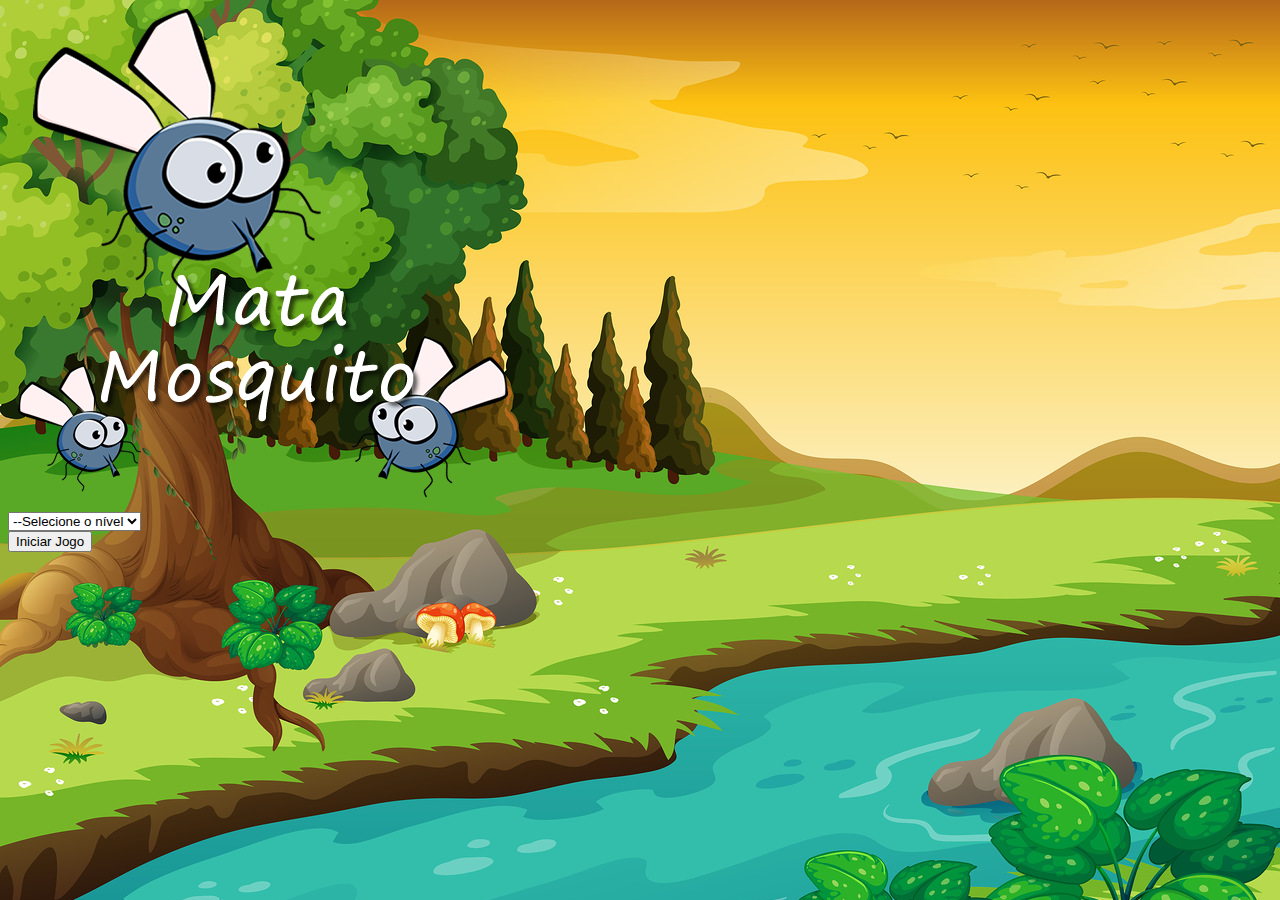
<file: index.html>
<!DOCTYPE html>
<html lang="pt/br">
  <head>
    <link
      href="https://cdn.jsdelivr.net/npm/bootstrap@5.3.0/dist/css/bootstrap.min.css"
      rel="stylesheet"
      integrity="sha384-9ndCyUaIbzAi2FUVXJi0CjmCapSmO7SnpJef0486qhLnuZ2cdeRhO02iuK6FUUVM"
      crossorigin="anonymous"
    />
    <link rel="stylesheet" href="css/style.css" />
    <meta charset="UTF-8" />
    <meta name="viewport" content="width=device-width, initial-scale=1.0" />
    <title>Document</title>
    <script>
      function iniciarJogo() {
        var nivel = document.getElementById("nivel").value;
        if (nivel === "") {
          alert("selecione um nível para iniciar o game");
          return false;
        }
        window.location.href = "app.html?" + nivel;
      }
    </script>
  </head>
  <body>
    <div class="container">
      <div class="row">
        <div class="col">
          <div class="d-flex justify-content-center">
            <img src="imagens/game.png" alt="" />
          </div>
        </div>
      </div>
      <div class="row">
        <div class="col">
          <div class="d-flex justify-content-center">
            <div class="mb-2">
              <select
                id="nivel"
                name="selecione o nivel"
                class="form-control"
                id=""
              >
                <option value="">--Selecione o nível</option>
                <option value="normal">Normal</option>
                <option value="dificl">Difícl</option>
                <option value="chuck">Chuck Norris</option>
              </select>
            </div>
          </div>
        </div>
      </div>
      <div class="row">
        <div class="col">
          <div class="d-flex justify-content-center">
            <button
              type="button"
              class="btn btn-danger btn-lg"
              onclick="iniciarJogo()"
            >
              Iniciar Jogo
            </button>
          </div>
        </div>
      </div>
    </div>
  </body>
</html>
</file>
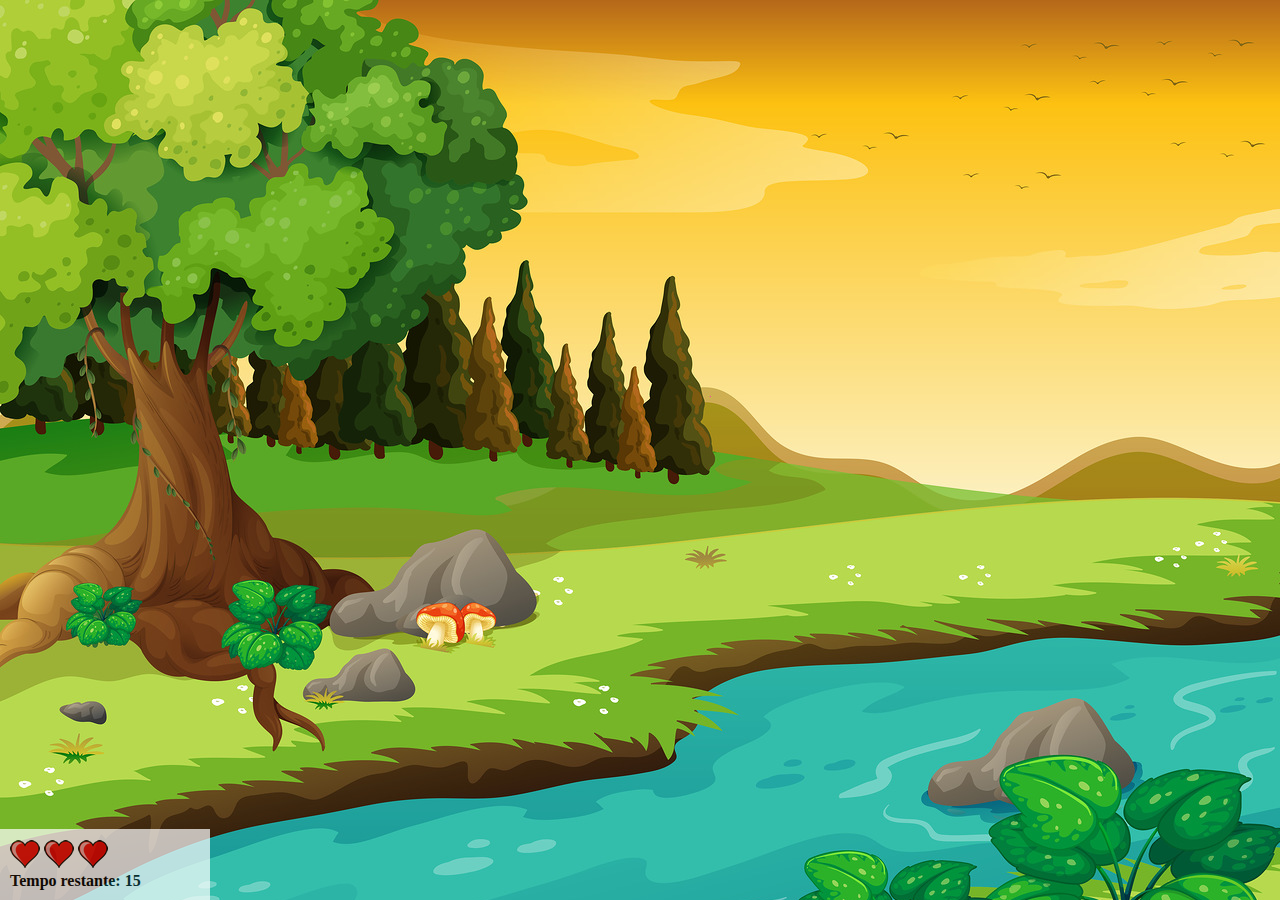
<file: app.html>
<!DOCTYPE html>
<html lang="pt/br">
  <head>
    <meta charset="UTF-8" />
    <meta name="viewport" content="width=device-width, initial-scale=1.0" />
    <link rel="stylesheet" href="css/style.css" />
    <script src="js/app.js"></script>
    <title>Matamoska</title>
  </head>
  <body onresize="ajustaTamanho()">
    <div class="painel">
      <div class="vidas">
        <img id="v1" src="imagens/coracao_cheio.png" alt="" />
        <img id="v2" src="imagens/coracao_cheio.png" alt="" />
        <img id="v3" src="imagens/coracao_cheio.png" alt="" />
      </div>
      <div class="cronometro">
        Tempo restante: <span id="cronometro"></span>
      </div>
    </div>

    <script>
      document.getElementById("cronometro").innerHTML = tempo;
      var criaMosca = setInterval(() => {
        posicaoRandon();
      }, criaMosquitoTempo);
    </script>
  </body>
</html>
</file>
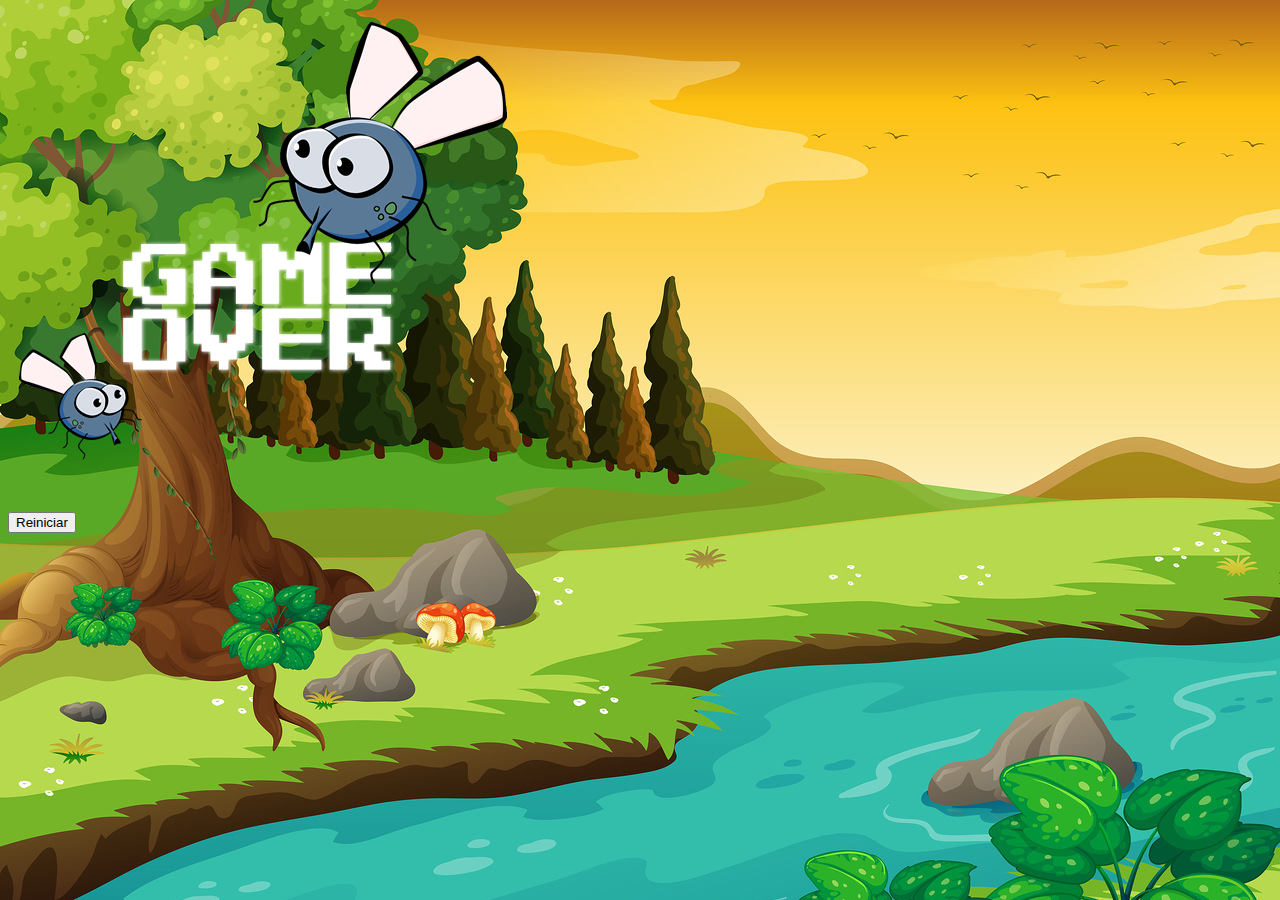
<file: fim_de_jogo.html>
<!DOCTYPE html>
<html lang="pt/br">
  <head>
    <link
      href="https://cdn.jsdelivr.net/npm/bootstrap@5.3.0/dist/css/bootstrap.min.css"
      rel="stylesheet"
      integrity="sha384-9ndCyUaIbzAi2FUVXJi0CjmCapSmO7SnpJef0486qhLnuZ2cdeRhO02iuK6FUUVM"
      crossorigin="anonymous"
    />
    <link rel="stylesheet" href="css/style.css" />
    <meta charset="UTF-8" />
    <meta name="viewport" content="width=device-width, initial-scale=1.0" />
    <title>Document</title>
  </head>
  <body>
    <div class="container">
      <div class="row">
        <div class="col">
          <div class="d-flex justify-content-center">
            <img src="imagens/game_over.png" alt="" />
          </div>
        </div>
      </div>
      <div class="row">
        <div class="col">
          <div class="d-flex justify-content-center">
            <button
              type="button"
              class="btn btn-dark btn-lg"
              onclick="window.location.href = 'index.html'"
            >
              Reiniciar
            </button>
          </div>
        </div>
      </div>
    </div>
  </body>
</html>
</file>
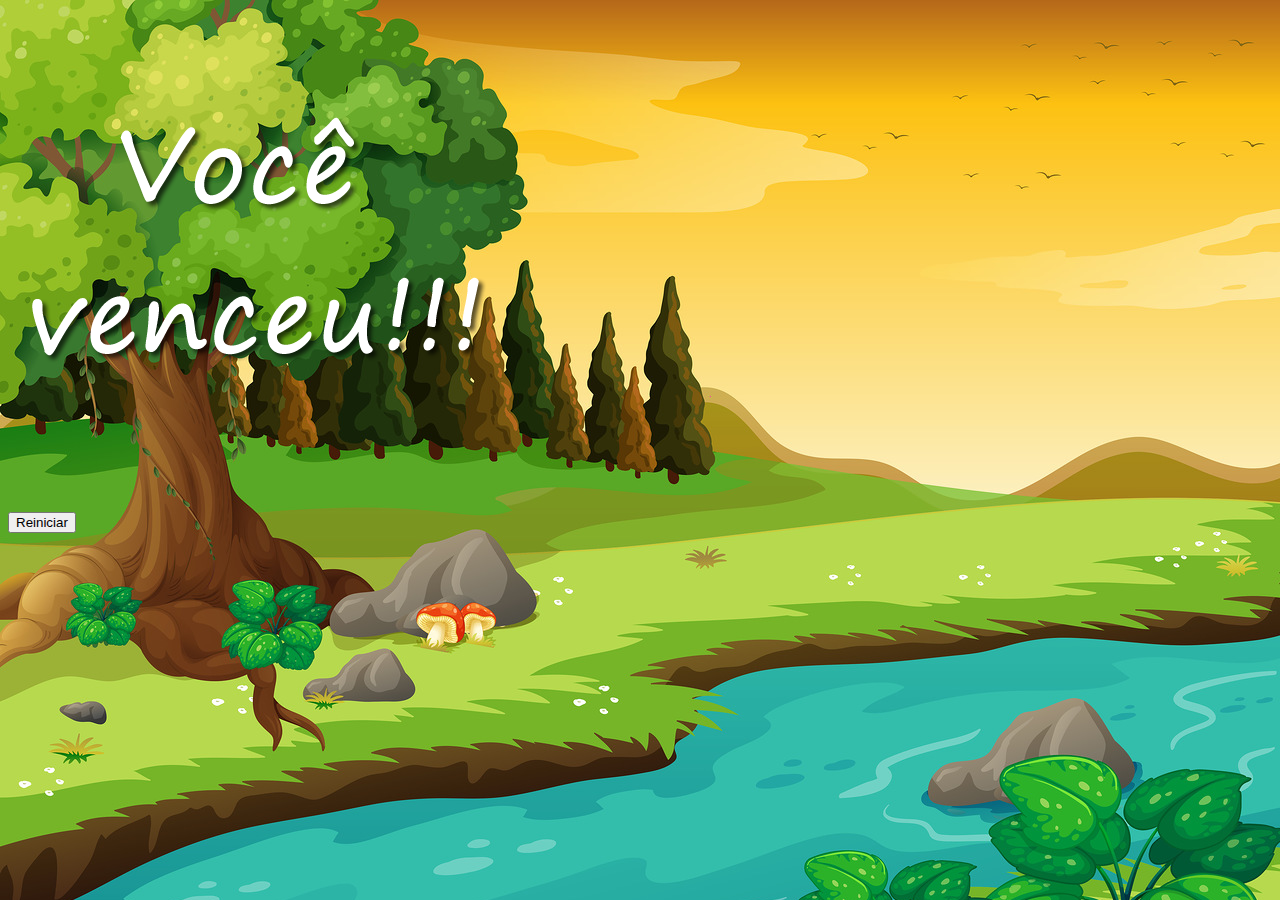
<file: vitoria.html>
<!DOCTYPE html>
<html lang="pt/br">
  <head>
    <link
      href="https://cdn.jsdelivr.net/npm/bootstrap@5.3.0/dist/css/bootstrap.min.css"
      rel="stylesheet"
      integrity="sha384-9ndCyUaIbzAi2FUVXJi0CjmCapSmO7SnpJef0486qhLnuZ2cdeRhO02iuK6FUUVM"
      crossorigin="anonymous"
    />
    <link rel="stylesheet" href="css/style.css" />
    <meta charset="UTF-8" />
    <meta name="viewport" content="width=device-width, initial-scale=1.0" />
    <title>Document</title>
  </head>
  <body>
    <div class="container">
      <div class="row">
        <div class="col">
          <div class="d-flex justify-content-center">
            <img src="imagens/vitoria.png" alt="" />
          </div>
        </div>
      </div>
      <div class="row">
        <div class="col">
          <div class="d-flex justify-content-center">
            <button
              type="button"
              class="btn btn-dark btn-lg"
              onclick="window.location.href = 'index.html'"
            >
              Reiniciar
            </button>
          </div>
        </div>
      </div>
    </div>
  </body>
</html>
</file>
<file: css/style.css>
html {
  cursor: url(../imagens/mata_mosca.png) 30 30, auto;
}
body {
  background-image: url(../imagens/bg.jpg);
  background-repeat: no-repeat;
  background-size: cover;
}
.mosquito1 {
  width: 50px;
  height: 50px;
}
.mosquito2 {
  width: 70px;
  height: 70px;
}
.mosquito3 {
  width: 90px;
  height: 90px;
}

.ladoA {
  transform: scaleX(1);
}

.ladoB {
  transform: scaleX(-1);
}

.painel {
  position: absolute;
  width: 190px;
  padding: 10px;
  bottom: 0px;
  left: 0px;
  border-top: 1px solid white;
  background-color: white;
  opacity: 0.7;
}
.vidas {
  float: left;
}
.cronometro {
  float: left;
  font-size: 20;
  font-weight: bold;
}
</file>
